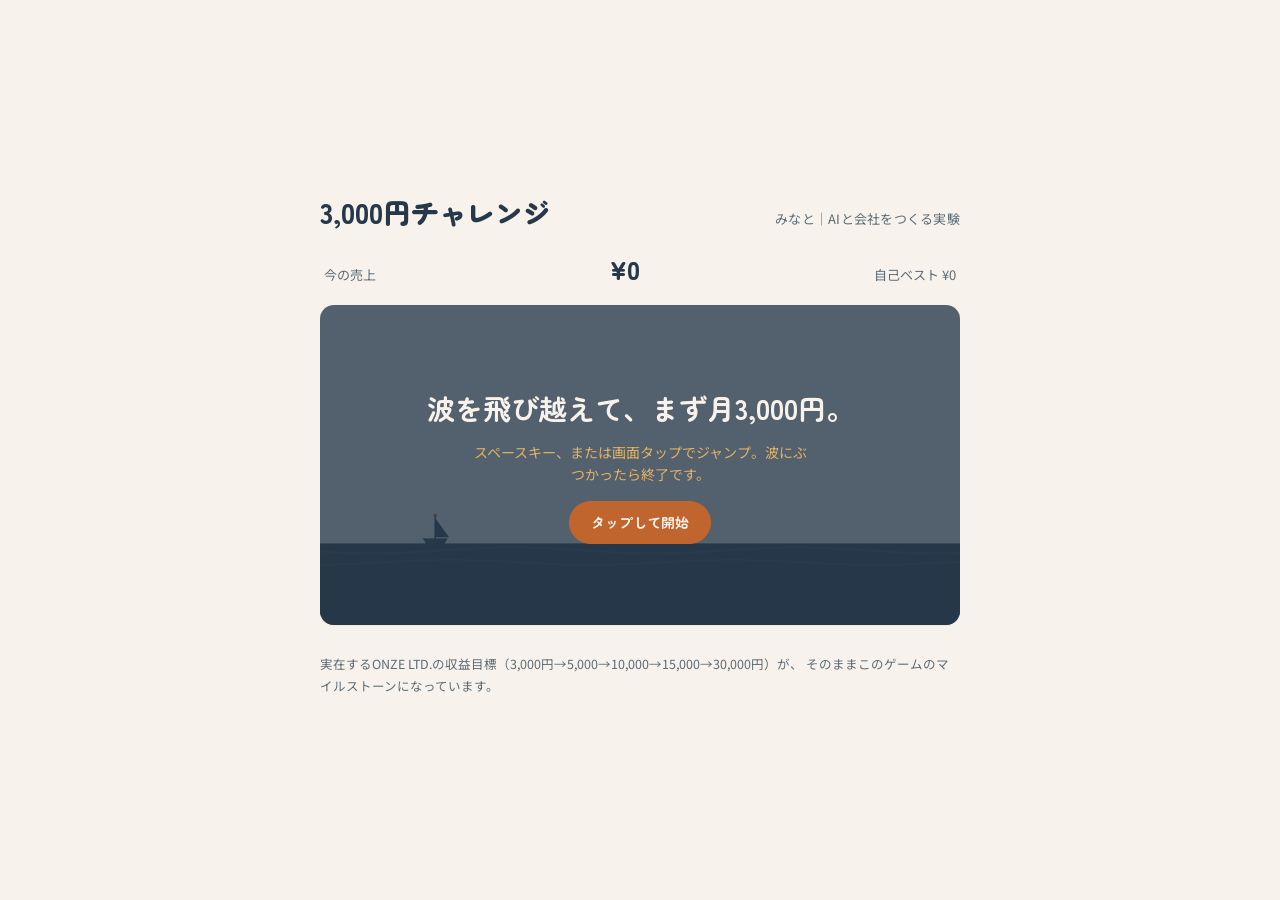
<file: index.html>
<!doctype html>
<title>3,000円チャレンジ</title>
<style>
  :root {
    --bg: #F7F3EC;
    --ink: #26384A;
    --ink-soft: #5C6B75;
    --accent: #C1652F;
    --sea: #26384A;
    --sea-deep: #1B2836;
    --sea-line: #33495D;
    --highlight: #E4B363;
    --card: #FFFFFF;
    --on-scrim: #F7F3EC;
  }
  @media (prefers-color-scheme: dark) {
    :root:not([data-theme="light"]) {
      --bg: #17222D;
      --ink: #F3EEE3;
      --ink-soft: #9FAEBA;
      --accent: #E28A50;
      --sea: #0E1720;
      --sea-deep: #0A1119;
      --sea-line: #24333F;
      --highlight: #E7BE72;
      --card: #1E2A36;
    }
  }
  :root[data-theme="dark"] {
    --bg: #17222D;
    --ink: #F3EEE3;
    --ink-soft: #9FAEBA;
    --accent: #E28A50;
    --sea: #0E1720;
    --sea-deep: #0A1119;
    --sea-line: #24333F;
    --highlight: #E7BE72;
    --card: #1E2A36;
  }

  * { box-sizing: border-box; }
  html, body {
    margin: 0;
    background: var(--bg);
    color: var(--ink);
    font-family: 'Noto Sans JP', system-ui, sans-serif;
  }
  body {
    min-height: 100vh;
    display: flex;
    align-items: center;
    justify-content: center;
    padding: 24px 16px;
  }
  a { color: var(--accent); }

  .stage {
    width: 100%;
    max-width: 640px;
    display: flex;
    flex-direction: column;
    gap: 16px;
  }

  .masthead {
    display: flex;
    align-items: baseline;
    justify-content: space-between;
    gap: 12px;
    flex-wrap: wrap;
  }
  .masthead h1 {
    font-family: 'Zen Maru Gothic', 'Noto Sans JP', sans-serif;
    font-weight: 900;
    font-size: clamp(20px, 5vw, 28px);
    margin: 0;
    text-wrap: balance;
  }
  .masthead .tag {
    font-size: 13px;
    color: var(--ink-soft);
    letter-spacing: 0.02em;
  }

  .hud {
    display: flex;
    align-items: baseline;
    justify-content: space-between;
    padding: 2px 4px;
  }
  .hud .score-label {
    font-size: 13px;
    color: var(--ink-soft);
  }
  .hud .score {
    font-variant-numeric: tabular-nums;
    font-family: 'Zen Maru Gothic', sans-serif;
    font-weight: 900;
    font-size: 26px;
  }
  .hud .best {
    font-size: 13px;
    color: var(--ink-soft);
    font-variant-numeric: tabular-nums;
  }

  .frame {
    position: relative;
    border-radius: 14px;
    overflow: hidden;
    background: var(--card);
    box-shadow: 0 1px 0 rgba(0,0,0,0.04);
    line-height: 0;
  }
  canvas {
    display: block;
    width: 100%;
    height: auto;
    touch-action: manipulation;
    cursor: pointer;
  }

  .banner {
    position: absolute;
    left: 50%;
    top: 22%;
    transform: translate(-50%, -10px);
    background: var(--accent);
    color: var(--bg);
    padding: 8px 18px;
    border-radius: 999px;
    font-family: 'Zen Maru Gothic', sans-serif;
    font-weight: 700;
    font-size: 15px;
    white-space: nowrap;
    opacity: 0;
    transition: opacity 0.25s ease, transform 0.25s ease;
    pointer-events: none;
  }
  .banner.show {
    opacity: 1;
    transform: translate(-50%, 0);
  }

  .overlay {
    position: absolute;
    inset: 0;
    display: flex;
    flex-direction: column;
    align-items: center;
    justify-content: center;
    gap: 10px;
    text-align: center;
    padding: 20px;
    background: color-mix(in srgb, var(--sea) 78%, transparent);
    color: var(--on-scrim);
    line-height: 1.6;
  }
  .overlay h2 {
    font-family: 'Zen Maru Gothic', sans-serif;
    font-size: clamp(20px, 6vw, 28px);
    margin: 0;
    text-wrap: balance;
  }
  .overlay p {
    margin: 0;
    font-size: 14px;
    color: var(--highlight);
    max-width: 42ch;
  }
  .overlay .cta {
    margin-top: 6px;
    font-family: 'Zen Maru Gothic', sans-serif;
    font-weight: 700;
    font-size: 14px;
    padding: 10px 22px;
    border-radius: 999px;
    background: var(--accent);
    color: var(--bg);
  }
  .overlay[hidden] { display: none; }

  .note {
    font-size: 12.5px;
    color: var(--ink-soft);
    line-height: 1.7;
  }
</style>

<div class="stage">
  <div class="masthead">
    <h1>3,000円チャレンジ</h1>
    <span class="tag">みなと｜AIと会社をつくる実験</span>
  </div>

  <div class="hud">
    <span class="score-label">今の売上</span>
    <span class="score" id="score">¥0</span>
    <span class="best" id="best">自己ベスト ¥0</span>
  </div>

  <div class="frame">
    <canvas id="game" width="1280" height="640" aria-label="波を飛び越えて売上を伸ばすゲーム"></canvas>
    <div class="banner" id="banner"></div>

    <div class="overlay" id="startOverlay">
      <h2>波を飛び越えて、まず月3,000円。</h2>
      <p>スペースキー、または画面タップでジャンプ。波にぶつかったら終了です。</p>
      <div class="cta">タップして開始</div>
    </div>

    <div class="overlay" id="overOverlay" hidden>
      <h2 id="overTitle">沈没</h2>
      <p id="overBody"></p>
      <div class="cta">タップしてもう一度</div>
    </div>
  </div>

  <p class="note">
    実在するONZE LTD.の収益目標（3,000円→5,000→10,000→15,000→30,000円）が、
    そのままこのゲームのマイルストーンになっています。
  </p>
</div>

<link rel="stylesheet" href="https://fonts.googleapis.com/css2?family=Zen+Maru+Gothic:wght@700;900&family=Noto+Sans+JP:wght@400;500;700&display=swap">

<script>
(function () {
  const canvas = document.getElementById('game');
  const ctx = canvas.getContext('2d');
  const W = canvas.width, H = canvas.height;

  const scoreEl = document.getElementById('score');
  const bestEl = document.getElementById('best');
  const bannerEl = document.getElementById('banner');
  const startOverlay = document.getElementById('startOverlay');
  const overOverlay = document.getElementById('overOverlay');
  const overTitle = document.getElementById('overTitle');
  const overBody = document.getElementById('overBody');

  const MILESTONES = [3000, 5000, 10000, 15000, 30000];
  const MILESTONE_LABELS = {
    3000: '最初の目標、月3,000円 達成！',
    5000: '月5,000円 突破！',
    10000: '月10,000円 突破！',
    15000: '月15,000円 突破！',
    30000: '月30,000円 突破、再投資フェーズへ！'
  };

  let best = 0;
  try { best = parseInt(localStorage.getItem('minato3000_best') || '0', 10) || 0; } catch (e) {}
  bestEl.textContent = '自己ベスト ¥' + best.toLocaleString();

  const groundY = H * 0.72;
  const boatX = W * 0.18;

  let state = 'ready'; // ready | playing | over
  let boatY, vy, gravity, jumpV, speed, obstacles, spawnTimer, distance, score, passedMilestones, lastTime;

  function reset() {
    boatY = groundY;
    vy = 0;
    gravity = 2600;
    jumpV = -980;
    speed = 340;
    obstacles = [];
    spawnTimer = 0;
    distance = 0;
    score = 0;
    passedMilestones = new Set();
    lastTime = null;
  }
  reset();

  function drawBoat(x, y) {
    ctx.save();
    ctx.translate(x, y);
    const s = 60;
    ctx.fillStyle = getCss('--ink');
    // hull
    ctx.beginPath();
    ctx.moveTo(-0.42 * s, 0.10 * s);
    ctx.lineTo(0.42 * s, 0.10 * s);
    ctx.lineTo(0.26 * s, 0.34 * s);
    ctx.lineTo(-0.26 * s, 0.34 * s);
    ctx.closePath();
    ctx.fill();
    // mast
    ctx.strokeStyle = getCss('--ink');
    ctx.lineWidth = s * 0.05;
    ctx.lineCap = 'round';
    ctx.beginPath();
    ctx.moveTo(0, 0.10 * s);
    ctx.lineTo(0, -0.62 * s);
    ctx.stroke();
    // sail
    ctx.beginPath();
    ctx.moveTo(0, -0.58 * s);
    ctx.lineTo(0.46 * s, 0.06 * s);
    ctx.lineTo(0, 0.06 * s);
    ctx.closePath();
    ctx.fill();
    // flag dot
    ctx.fillStyle = getCss('--accent');
    ctx.beginPath();
    ctx.arc(0, -0.66 * s, s * 0.06, 0, Math.PI * 2);
    ctx.fill();
    ctx.restore();
  }

  function getCss(name) {
    return getComputedStyle(document.documentElement).getPropertyValue(name).trim() || '#26384A';
  }

  function spawnObstacle() {
    const h = 46 + Math.random() * 46;
    obstacles.push({ x: W + 20, w: 34 + Math.random() * 14, h });
  }

  function showBanner(text) {
    bannerEl.textContent = text;
    bannerEl.classList.add('show');
    clearTimeout(showBanner._t);
    showBanner._t = setTimeout(() => bannerEl.classList.remove('show'), 1600);
  }

  function update(dt) {
    // physics
    vy += gravity * dt;
    boatY += vy * dt;
    if (boatY > groundY) { boatY = groundY; vy = 0; }

    // obstacles
    spawnTimer -= dt;
    if (spawnTimer <= 0) {
      spawnObstacle();
      spawnTimer = 0.95 + Math.random() * 0.9;
    }
    speed = Math.min(560, speed + dt * 6);
    for (const o of obstacles) o.x -= speed * dt;
    obstacles = obstacles.filter(o => o.x + o.w > -10);

    // score
    distance += speed * dt;
    score = Math.floor(distance * 3.2 / 10) * 10;
    scoreEl.textContent = '¥' + score.toLocaleString();

    for (const m of MILESTONES) {
      if (score >= m && !passedMilestones.has(m)) {
        passedMilestones.add(m);
        showBanner(MILESTONE_LABELS[m]);
      }
    }

    // collision (boat treated as a small circle near hull center)
    const bx = boatX, by = boatY + 6, br = 20;
    for (const o of obstacles) {
      const ox = o.x, ow = o.w, oy = groundY + 24, oh = o.h;
      const closestX = Math.max(ox, Math.min(bx, ox + ow));
      const closestY = Math.max(oy - oh, Math.min(by, oy));
      const dx = bx - closestX, dy = by - closestY;
      if (dx * dx + dy * dy < br * br) {
        gameOver();
        return;
      }
    }
  }

  function drawWave(baseY, amp, lineWidth, color, phase) {
    ctx.strokeStyle = color;
    ctx.lineWidth = lineWidth;
    ctx.beginPath();
    const t = performance.now() / 900;
    for (let x = 0; x <= W; x += 8) {
      const y = baseY + Math.sin((x / 90) + t + phase) * amp;
      if (x === 0) ctx.moveTo(x, y); else ctx.lineTo(x, y);
    }
    ctx.stroke();
  }

  function draw() {
    ctx.clearRect(0, 0, W, H);
    ctx.fillStyle = getCss('--bg');
    ctx.fillRect(0, 0, W, H);

    // sea band
    ctx.fillStyle = getCss('--sea');
    ctx.fillRect(0, groundY + 16, W, H - groundY - 16);
    drawWave(groundY + 30, 6, 4, getCss('--sea-line'), 0);
    drawWave(groundY + 54, 5, 3, getCss('--sea-line'), 1.4);

    // obstacles (swell humps)
    ctx.fillStyle = getCss('--sea');
    for (const o of obstacles) {
      const oy = groundY + 24;
      ctx.beginPath();
      ctx.moveTo(o.x, oy);
      ctx.quadraticCurveTo(o.x + o.w / 2, oy - o.h, o.x + o.w, oy);
      ctx.closePath();
      ctx.fill();
    }

    drawBoat(boatX, boatY);
  }

  function loop(ts) {
    if (state !== 'playing') return;
    if (lastTime == null) lastTime = ts;
    let dt = (ts - lastTime) / 1000;
    dt = Math.min(dt, 0.033);
    lastTime = ts;
    update(dt);
    draw();
    requestAnimationFrame(loop);
  }

  function jump() {
    if (state === 'ready') { start(); return; }
    if (state === 'over') { start(); return; }
    if (boatY >= groundY - 1) vy = jumpV;
  }

  function start() {
    reset();
    state = 'playing';
    startOverlay.hidden = true;
    overOverlay.hidden = true;
    requestAnimationFrame(loop);
  }

  function gameOver() {
    state = 'over';
    if (score > best) {
      best = score;
      try { localStorage.setItem('minato3000_best', String(best)); } catch (e) {}
    }
    bestEl.textContent = '自己ベスト ¥' + best.toLocaleString();
    overTitle.textContent = score >= 3000 ? '沈没（でも黒字ラインは超えた）' : '沈没';
    overBody.textContent = '今回の売上 ¥' + score.toLocaleString() + '。もう一度、タップかスペースで再挑戦。';
    overOverlay.hidden = false;
    draw();
  }

  canvas.addEventListener('pointerdown', jump);
  startOverlay.addEventListener('pointerdown', jump);
  overOverlay.addEventListener('pointerdown', jump);
  window.addEventListener('keydown', (e) => {
    if (e.code === 'Space') { e.preventDefault(); jump(); }
  });

  draw();
})();
</script>
</file>
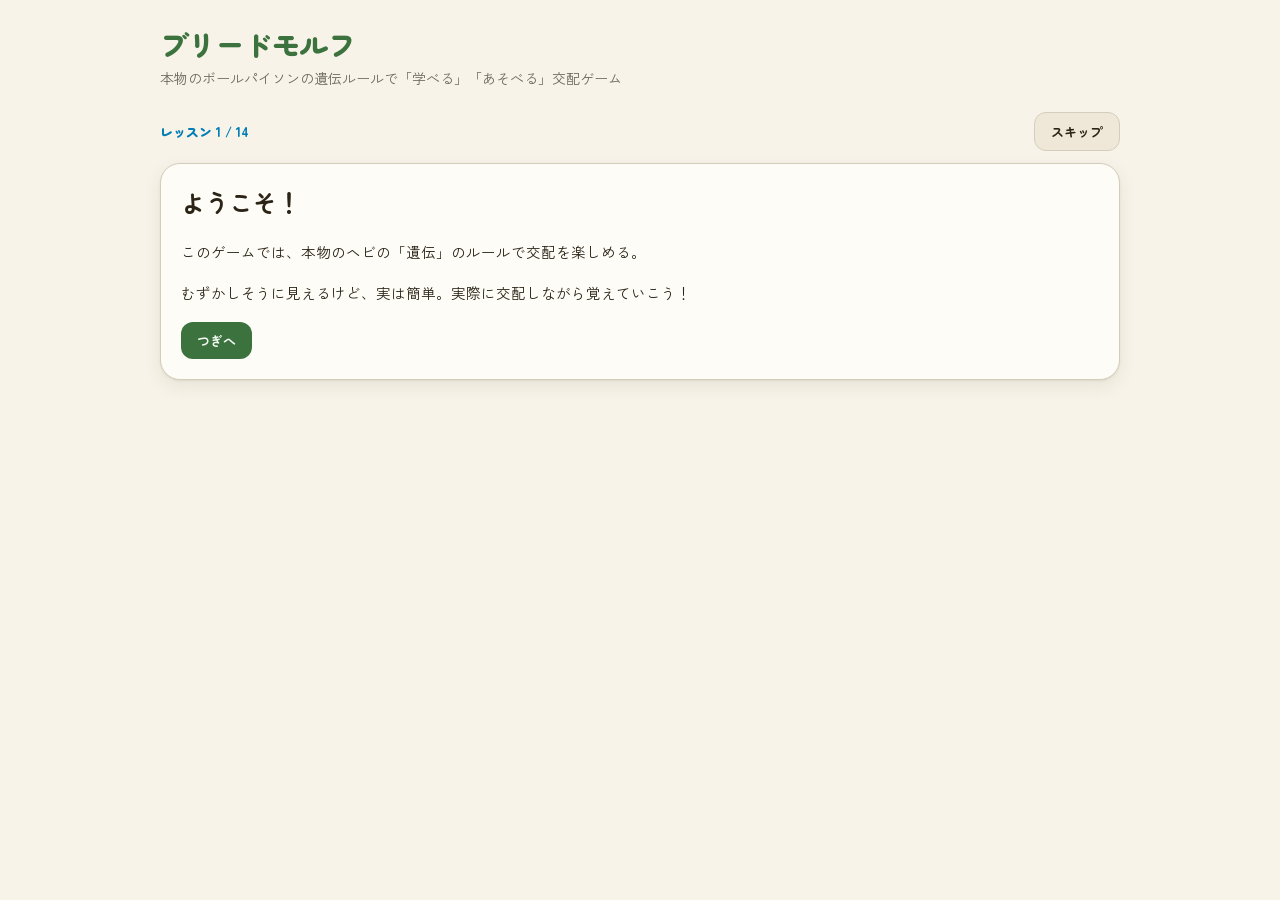
<file: breedmorph/index.html>
<!doctype html>
<html lang="ja">
<head>
<meta charset="utf-8">
<meta name="viewport" content="width=device-width, initial-scale=1">
<title>ブリードモルフ ― まなべる・あそべる遺伝ゲーム</title>
<link rel="stylesheet" href="https://fonts.googleapis.com/css2?family=Zen+Maru+Gothic:wght@500;700;900&family=Zen+Kaku+Gothic+New:wght@500;700&display=swap">
<link rel="stylesheet" href="style.css">
</head>
<body>
<header class="app-header">
  <h1>ブリードモルフ</h1>
  <p>本物のボールパイソンの遺伝ルールで「学べる」「あそべる」交配ゲーム</p>
</header>
<div id="app"></div>

<script src="genetics.js"></script>
<script src="snake.js"></script>
<script src="render.js"></script>
<script src="tutorial.js"></script>
<script src="onboarding.js"></script>
<script src="ui.js"></script>
</body>
</html>
</file>
<file: breedmorph/style.css>
:root {
  --bg: oklch(0.965 0.015 85);
  --surface: oklch(0.99 0.006 85);
  --surface-2: oklch(0.93 0.022 85);
  --border: oklch(0.85 0.025 85);
  --text: oklch(0.26 0.025 85);
  --text-muted: oklch(0.52 0.02 85);
  --accent: oklch(0.5 0.1 145);
  --accent-contrast: oklch(0.98 0.01 145);
  --accent-2: oklch(0.68 0.14 70);
  --accent-2-contrast: oklch(0.22 0.05 70);
  --learn-accent: oklch(0.56 0.13 235);
  --learn-accent-contrast: oklch(0.98 0.01 235);
  --shadow: 0 1px 2px oklch(0.3 0.03 85 / 0.08), 0 6px 18px oklch(0.3 0.03 85 / 0.08);
}

@media (prefers-color-scheme: dark) {
  :root {
    --bg: oklch(0.2 0.02 85);
    --surface: oklch(0.26 0.022 85);
    --surface-2: oklch(0.31 0.024 85);
    --border: oklch(0.4 0.03 85);
    --text: oklch(0.94 0.012 85);
    --text-muted: oklch(0.72 0.02 85);
    --accent: oklch(0.68 0.12 145);
    --accent-contrast: oklch(0.14 0.03 145);
    --accent-2: oklch(0.72 0.13 70);
    --accent-2-contrast: oklch(0.16 0.04 70);
    --learn-accent: oklch(0.72 0.11 235);
    --learn-accent-contrast: oklch(0.16 0.03 235);
    --shadow: 0 1px 2px oklch(0 0 0 / 0.4), 0 8px 22px oklch(0 0 0 / 0.35);
  }
}

* { box-sizing: border-box; }

body {
  margin: 0;
  background: var(--bg);
  color: var(--text);
  font-family: "Zen Kaku Gothic New", "Hiragino Sans", system-ui, sans-serif;
  padding-inline: 16px;
  padding-block: 0 48px;
}

.app-header {
  max-width: 960px;
  margin: 0 auto;
  padding-block: 24px 8px;
}
.app-header h1 {
  font-family: "Zen Maru Gothic", sans-serif;
  font-weight: 900;
  font-size: 28px;
  margin: 0 0 4px;
  color: var(--accent);
}
.app-header p {
  margin: 0;
  color: var(--text-muted);
  font-size: 14px;
}

#app { max-width: 960px; margin: 0 auto; }

.statusbar {
  display: flex;
  gap: 8px;
  padding-top: 12px;
  flex-wrap: wrap;
}
.status-chip {
  font-family: "Zen Maru Gothic", sans-serif;
  font-weight: 800;
  font-size: 12.5px;
  padding: 6px 12px;
  border-radius: 999px;
  background: var(--surface-2);
  border: 1px solid var(--border);
  color: var(--text);
}
.status-chip.money { color: var(--accent-2-contrast); background: var(--accent-2); border-color: transparent; }

.toast {
  position: fixed;
  left: 50%;
  bottom: 24px;
  transform: translateX(-50%);
  background: var(--text);
  color: var(--bg);
  padding: 10px 18px;
  border-radius: 999px;
  font-size: 13px;
  font-weight: 700;
  box-shadow: var(--shadow);
  z-index: 20;
}

.small { font-size: 12.5px; }
.center { text-align: center; }

.order-list { display: flex; flex-direction: column; gap: 14px; }
.order-card {
  background: var(--surface);
  border: 1px solid var(--border);
  border-radius: 16px;
  padding: 16px;
  box-shadow: var(--shadow);
}
.order-title { font-family: "Zen Maru Gothic", sans-serif; font-weight: 700; font-size: 15px; }
.order-reward { color: var(--accent-2-contrast); background: var(--accent-2); display: inline-block; padding: 3px 10px; border-radius: 999px; font-size: 12.5px; font-weight: 800; margin: 6px 0; }
.order-matches { display: flex; gap: 8px; flex-wrap: wrap; margin-top: 8px; }

.dex-card.undiscovered { opacity: 0.55; }

.gamete-diagram { margin: 14px 0; }
.gamete-row { display: flex; align-items: center; justify-content: center; gap: 10px; flex-wrap: wrap; }
.gamete-parent { display: flex; flex-direction: column; align-items: center; gap: 6px; }
.gamete-parent-label { font-size: 12px; color: var(--text-muted); font-weight: 700; }
.gamete-dot-row { display: flex; gap: 6px; }
.gamete-dot {
  width: 34px; height: 34px; border-radius: 50%;
  display: flex; align-items: center; justify-content: center;
  font-weight: 800; font-family: monospace; color: #fff; text-shadow: 0 1px 2px rgb(0 0 0 / 0.35);
}
.gamete-arrow { font-size: 20px; color: var(--text-muted); }
.gamete-egg { font-size: 13px; font-weight: 700; }

.punnett-dot { display: inline-block; width: 12px; height: 12px; border-radius: 50%; margin-bottom: 4px; }

.title-screen {
  display: flex;
  flex-direction: column;
  align-items: center;
  gap: 14px;
  text-align: center;
  padding-block: 80px 40px;
}
.title-logo { font-family: "Zen Maru Gothic", sans-serif; font-weight: 900; font-size: 36px; color: var(--accent); margin: 0; }
.title-btn { width: 220px; padding: 14px; font-size: 15px; }

.onboarding { padding-block: 16px; }
.ob-top { display: flex; justify-content: space-between; align-items: center; margin-bottom: 12px; }
.ob-progress { font-family: "Zen Maru Gothic", sans-serif; font-weight: 800; color: var(--learn-accent); font-size: 13px; }
.ob-card {
  background: var(--surface);
  border: 1px solid var(--border);
  border-radius: 20px;
  padding: 20px;
  box-shadow: var(--shadow);
}
.ob-card h2 { font-family: "Zen Maru Gothic", sans-serif; margin-top: 0; }
.ob-card p { line-height: 1.8; font-size: 14.5px; }
.ob-explain { background: var(--surface-2); border-radius: 12px; padding: 12px 14px; }
.ob-predict {
  background: var(--accent-2);
  color: var(--accent-2-contrast);
  border-radius: 12px;
  padding: 12px 14px;
  font-weight: 700;
  font-size: 13.5px;
  margin: 4px 0 14px;
}
.ob-review-badge {
  display: inline-block;
  font-size: 11px;
  font-weight: 800;
  padding: 3px 10px;
  border-radius: 999px;
  background: var(--accent);
  color: var(--accent-contrast);
  margin-bottom: 8px;
}
.ob-nav { display: flex; gap: 10px; margin-top: 16px; }
.ob-options { display: flex; flex-wrap: wrap; gap: 8px; margin: 14px 0; }
.ob-option {
  font-family: inherit;
  font-size: 13px;
  font-weight: 700;
  padding: 9px 14px;
  border-radius: 999px;
  border: 1px solid var(--border);
  background: var(--surface-2);
  color: var(--text);
  cursor: pointer;
}
.ob-option.checked { border-color: var(--accent); background: var(--accent); color: var(--accent-contrast); }
.ob-option.correct { border-color: transparent; background: oklch(0.6 0.13 150); color: #fff; }
.ob-option.wrong { border-color: transparent; background: oklch(0.58 0.16 25); color: #fff; }

.tabgroups { display: flex; flex-direction: column; gap: 2px; padding-block: 10px 4px; border-bottom: 1px solid var(--border); }
.tabgroup { display: flex; align-items: center; gap: 10px; flex-wrap: wrap; }
.tabgroup-label {
  flex-shrink: 0;
  font-family: "Zen Maru Gothic", sans-serif;
  font-weight: 900;
  font-size: 12px;
  letter-spacing: 0.05em;
  width: 46px;
}
.tabgroup-learn .tabgroup-label { color: var(--learn-accent); }
.tabgroup-play .tabgroup-label { color: var(--accent); }

.tabbar {
  display: flex;
  gap: 8px;
  overflow-x: auto;
  flex: 1;
  padding-block: 6px;
}
.tab {
  flex-shrink: 0;
  font-family: "Zen Maru Gothic", sans-serif;
  font-weight: 700;
  font-size: 14px;
  padding: 10px 16px;
  border-radius: 999px;
  border: 1px solid var(--border);
  background: var(--surface);
  color: var(--text-muted);
  cursor: pointer;
}
.tabgroup-learn .tab.active {
  background: var(--learn-accent);
  color: var(--learn-accent-contrast);
  border-color: transparent;
}
.tabgroup-play .tab.active {
  background: var(--accent);
  color: var(--accent-contrast);
  border-color: transparent;
}

.content { padding-block: 20px; }
.content h2 {
  font-family: "Zen Maru Gothic", sans-serif;
  font-size: 20px;
  margin: 0 0 16px;
}
.muted { color: var(--text-muted); }

.grid {
  display: grid;
  grid-template-columns: repeat(auto-fill, minmax(220px, 1fr));
  gap: 16px;
}

.snake-card {
  background: var(--surface);
  border: 1px solid var(--border);
  border-radius: 18px;
  padding: 14px;
  box-shadow: var(--shadow);
  display: flex;
  flex-direction: column;
  gap: 8px;
  align-items: center;
  text-align: center;
}
.snake-art { line-height: 0; }
.snake-name { font-family: "Zen Maru Gothic", sans-serif; font-weight: 700; font-size: 15px; }
.snake-morph { color: var(--text-muted); font-size: 13px; min-height: 18px; }
.mutation-badge { font-size: 12px; font-weight: 800; color: var(--accent-2-contrast); background: var(--accent-2); padding: 3px 10px; border-radius: 999px; }
.snake-mutation-note, .snake-flare-note { font-size: 11px; color: var(--text-muted); line-height: 1.5; }
.snake-price { font-weight: 800; color: var(--accent-2-contrast); background: var(--accent-2); padding: 4px 12px; border-radius: 999px; font-size: 13px; }
.snake-actions { display: flex; gap: 8px; flex-wrap: wrap; justify-content: center; }

.btn-primary, .btn-secondary {
  font-family: "Zen Maru Gothic", sans-serif;
  font-weight: 700;
  font-size: 13px;
  padding: 9px 16px;
  border-radius: 12px;
  border: none;
  cursor: pointer;
}
.btn-primary { background: var(--accent); color: var(--accent-contrast); }
.btn-secondary { background: var(--surface-2); color: var(--text); border: 1px solid var(--border); }

.breed-form {
  display: flex;
  flex-wrap: wrap;
  gap: 16px;
  align-items: end;
  background: var(--surface);
  border: 1px solid var(--border);
  border-radius: 18px;
  padding: 18px;
  box-shadow: var(--shadow);
  margin-bottom: 20px;
}
.breed-form label {
  display: flex;
  flex-direction: column;
  gap: 6px;
  font-size: 13px;
  color: var(--text-muted);
}
.breed-form select, .breed-form input {
  font-family: inherit;
  font-size: 14px;
  padding: 8px 10px;
  border-radius: 10px;
  border: 1px solid var(--border);
  background: var(--bg);
  color: var(--text);
}

.dex-grid {
  display: grid;
  grid-template-columns: repeat(auto-fill, minmax(200px, 1fr));
  gap: 14px;
}
.dex-card {
  background: var(--surface);
  border: 1px solid var(--border);
  border-radius: 16px;
  padding: 14px;
  box-shadow: var(--shadow);
}
.dex-swatch { width: 100%; height: 36px; border-radius: 10px; margin-bottom: 10px; }
.dex-name { font-family: "Zen Maru Gothic", sans-serif; font-weight: 700; font-size: 14px; }
.dex-type { color: var(--learn-accent); font-size: 12px; font-weight: 700; margin: 4px 0 8px; }
.dex-note { color: var(--text-muted); font-size: 12.5px; line-height: 1.6; }

.tutorial-step {
  background: var(--surface);
  border: 1px solid var(--border);
  border-radius: 18px;
  padding: 18px;
  box-shadow: var(--shadow);
  margin-bottom: 16px;
}
.tutorial-step h3 { font-family: "Zen Maru Gothic", sans-serif; margin-top: 0; }

.about-card {
  background: var(--surface-2);
  border: 1px dashed var(--learn-accent);
  border-radius: 16px;
  padding: 16px;
  margin-top: 8px;
}
.about-card h3 { font-family: "Zen Maru Gothic", sans-serif; margin: 0 0 8px; color: var(--learn-accent); font-size: 15px; }
.about-card p { font-size: 12.5px; color: var(--text-muted); line-height: 1.7; margin: 0 0 6px; }
.tutorial-step p { line-height: 1.8; font-size: 14.5px; }

table.punnett { border-collapse: collapse; margin-top: 12px; width: 100%; overflow-x: auto; display: block; }
table.punnett th, table.punnett td { border: 1px solid var(--border); padding: 10px; text-align: center; font-size: 13px; }
table.punnett th { background: var(--surface-2); }
.punnett-genotype { font-weight: 800; font-family: monospace; }
.punnett-label { color: var(--text-muted); font-size: 12px; margin-top: 2px; }

.modal-overlay {
  position: fixed;
  inset: 0;
  background: oklch(0.15 0.02 85 / 0.55);
  display: flex;
  align-items: center;
  justify-content: center;
  padding: 16px;
  z-index: 10;
}
.modal {
  background: var(--surface);
  border-radius: 20px;
  padding: 22px;
  max-width: 520px;
  width: 100%;
  max-height: 85vh;
  overflow-y: auto;
  box-shadow: var(--shadow);
}
.modal h3 { font-family: "Zen Maru Gothic", sans-serif; margin-top: 0; }

.pedigree-grid {
  display: grid;
  grid-template-columns: repeat(4, 1fr);
  gap: 8px;
  margin-bottom: 16px;
}
.pedigree-node {
  background: var(--surface-2);
  border: 1px solid var(--border);
  border-radius: 12px;
  padding: 8px;
  text-align: center;
  grid-column: span 1;
}
.pedigree-node.empty { display: flex; align-items: center; justify-content: center; color: var(--text-muted); }
.pedigree-label { font-size: 11px; font-weight: 700; color: var(--text-muted); }
.pedigree-morph { font-size: 11px; color: var(--accent); }

@media (max-width: 520px) {
  .pedigree-grid { grid-template-columns: repeat(2, 1fr); }
}
</file>
